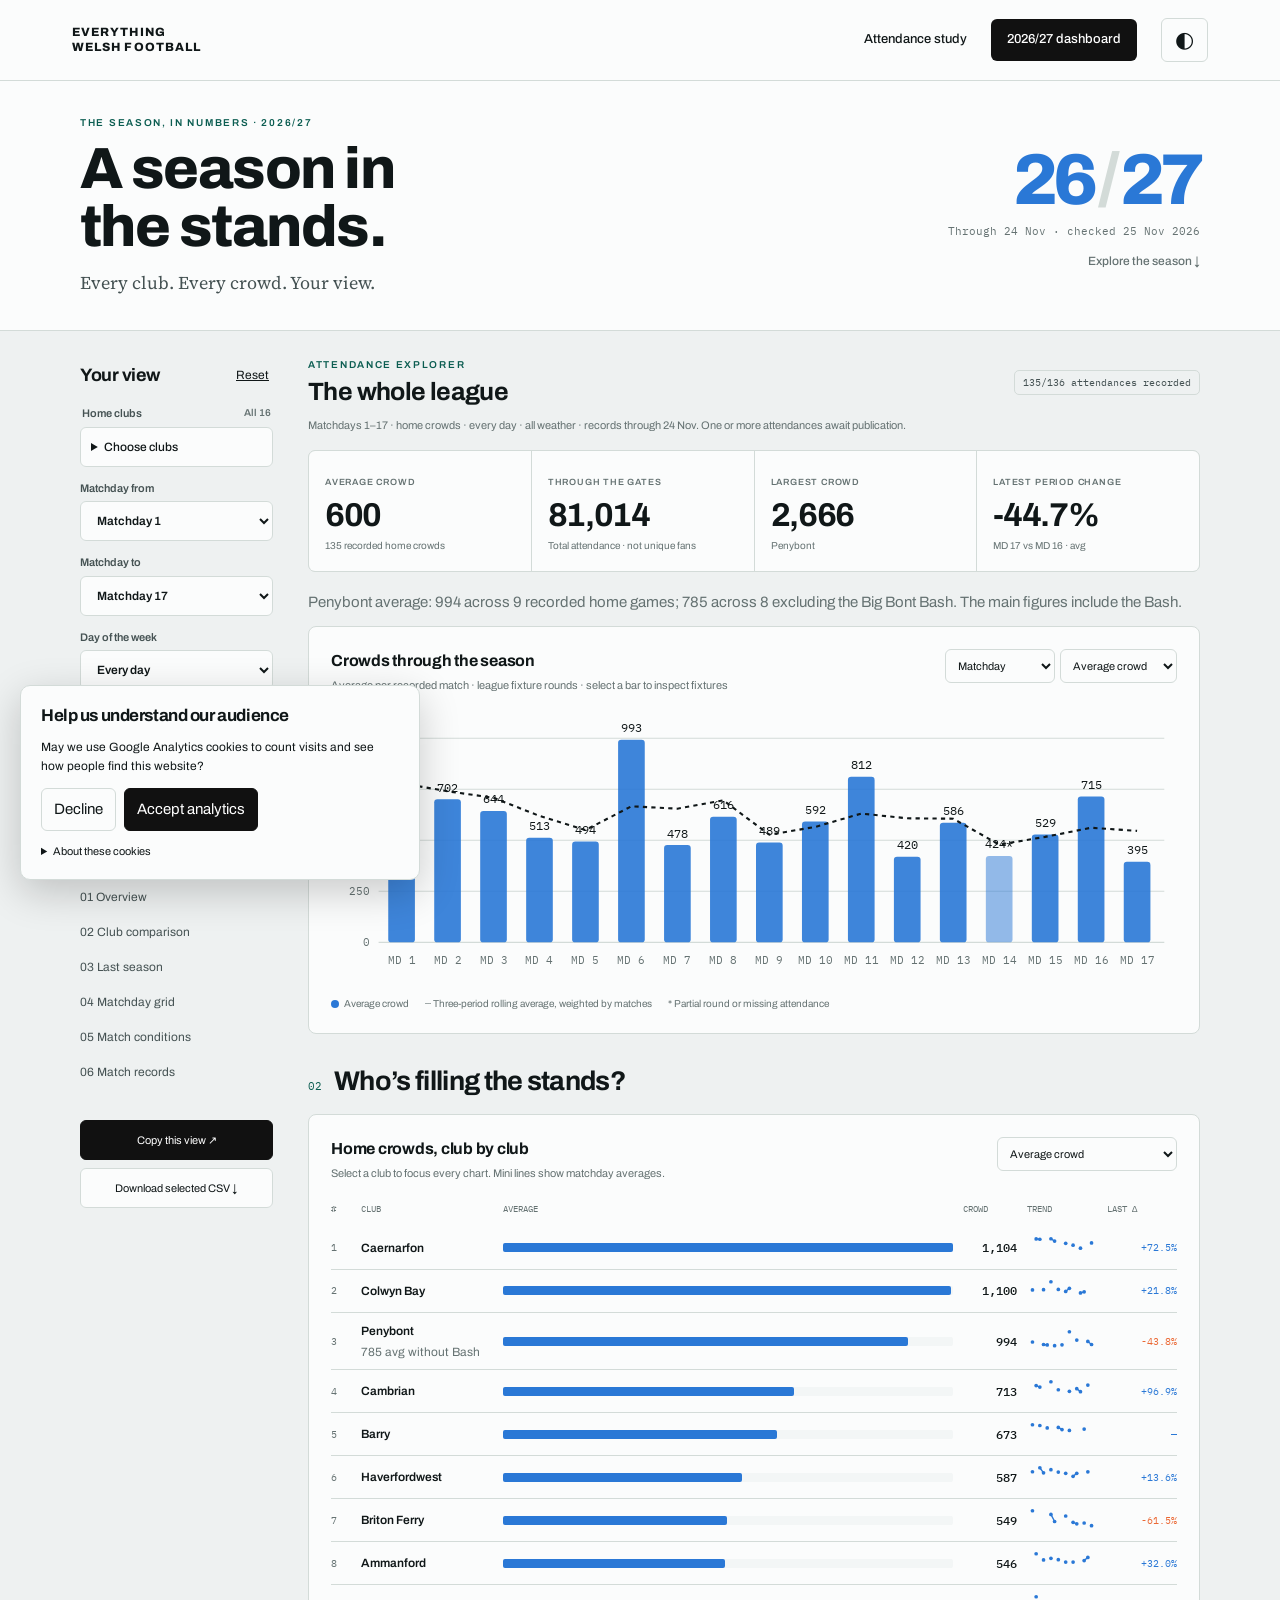
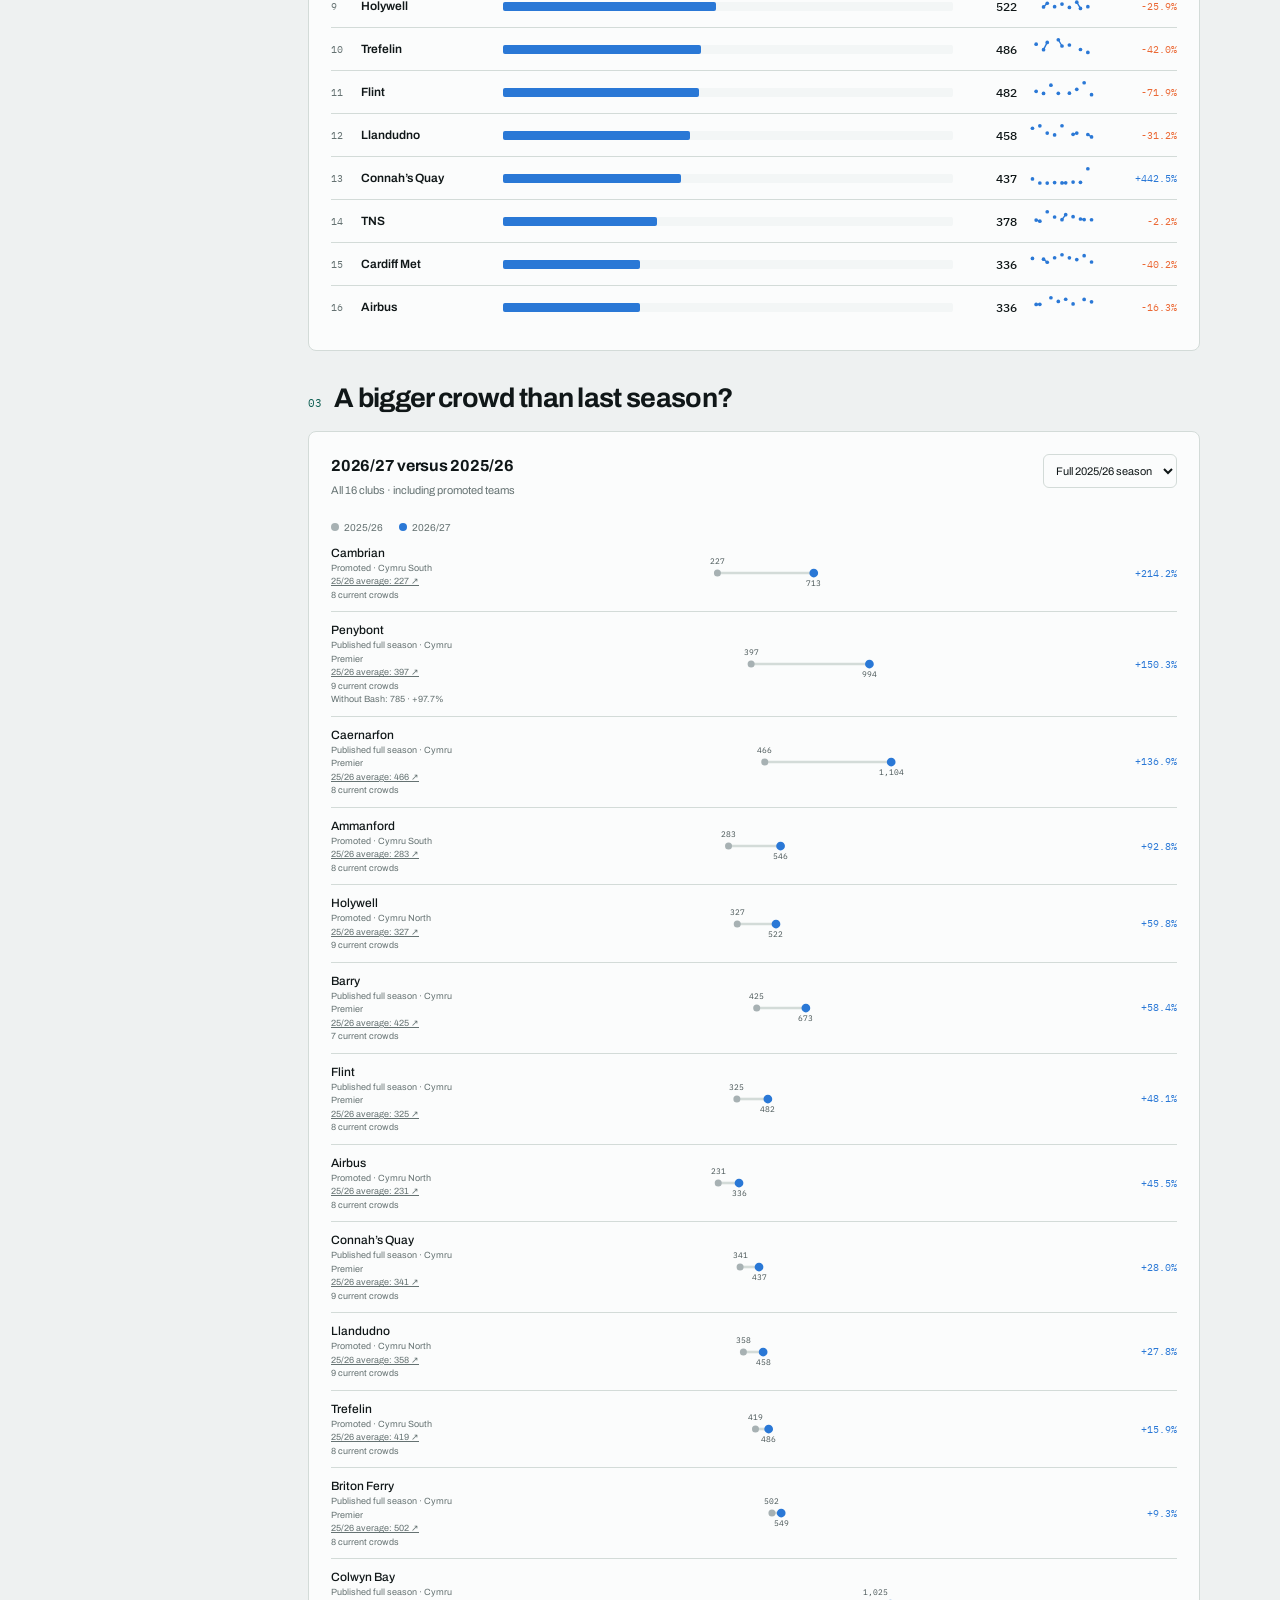
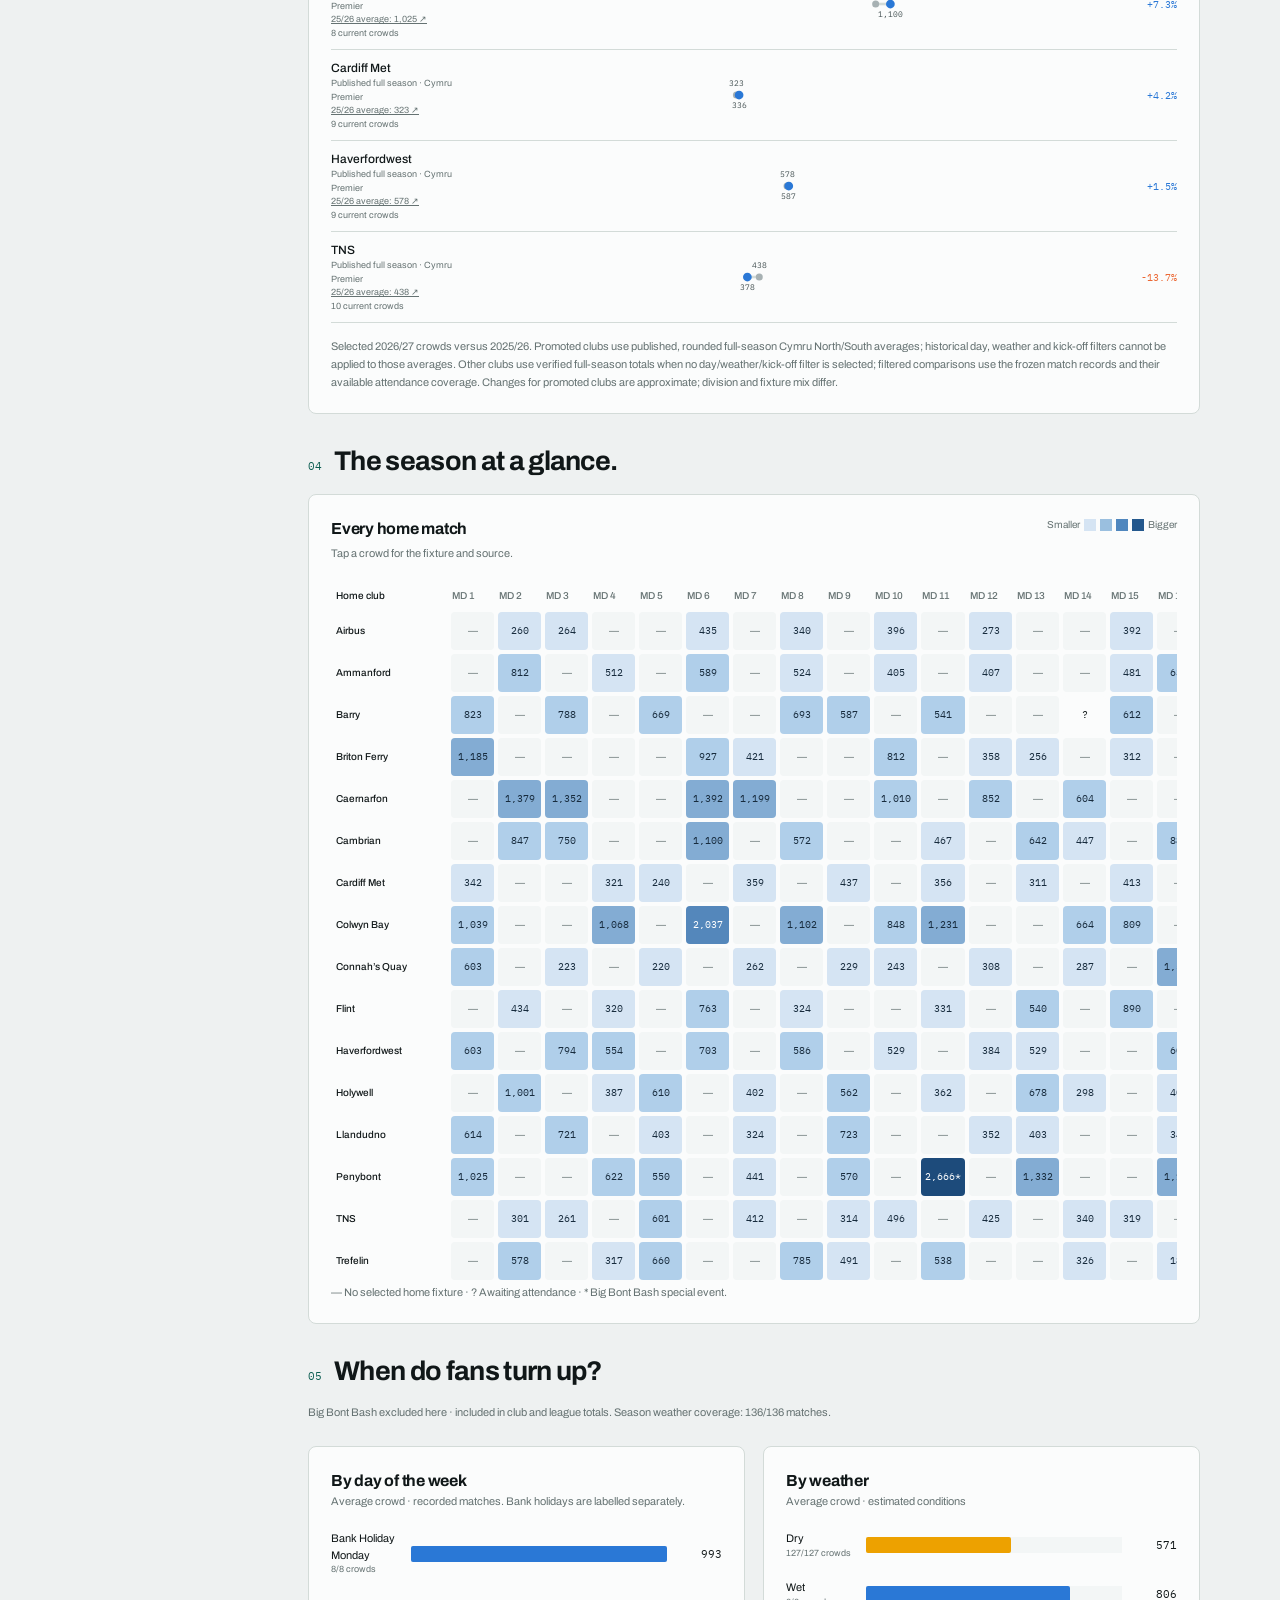
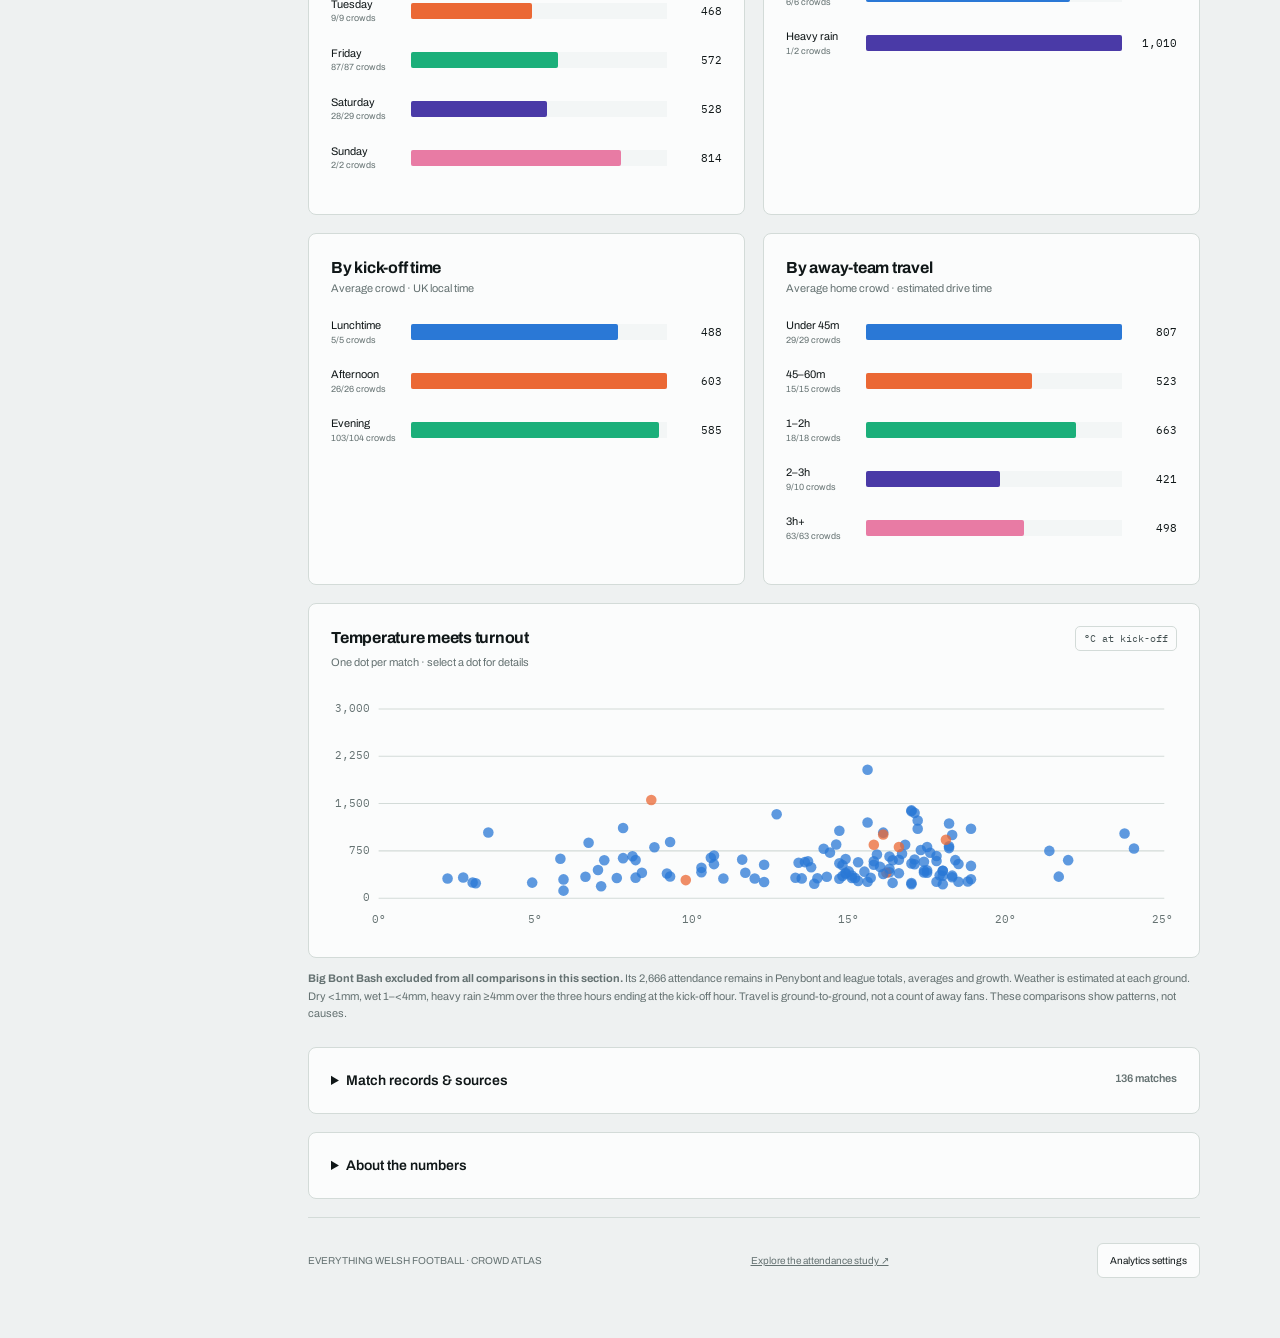
<file: 2026-27/index.html>
<!doctype html>
<html lang="en" data-theme="light"><head><meta charset="utf-8"><meta name="viewport" content="width=device-width,initial-scale=1">
<title>2026/27 Attendance Dashboard | Cymru Premier Crowd Atlas</title><meta name="description" content="Explore Cymru Premier 2026/27 attendances by club, matchday, week, kick-off and weather. Interactive charts with sourced match records.">
<link rel="preconnect" href="https://fonts.googleapis.com"><link rel="preconnect" href="https://fonts.gstatic.com" crossorigin><link href="https://fonts.googleapis.com/css2?family=Archivo:wght@400;500;600;700;800&family=Source+Serif+4:opsz,wght@8..60,400;8..60,600&family=IBM+Plex+Mono:wght@400;500;600&display=swap" rel="stylesheet"><link rel="stylesheet" href="dashboard.css?v=20260920-bankholiday"><link rel="stylesheet" href="/site-navigation.css"><script src="/site-navigation.js" defer></script><script type="module" src="app.mjs?v=20261103-refresh"></script></head>
<body><a class="skip" href="#dashboard">Skip to charts</a>
<!-- Shared website navigation -->
<div class="site-header"><div class="site-header-inner">
<a class="site-brand" href="/" aria-label="Everything Welsh Football home">EVERYTHING <span>WELSH FOOTBALL</span></a>
<button class="site-menu-toggle" aria-expanded="false" aria-controls="site-navigation">Menu <span aria-hidden="true">☰</span></button>
<nav id="site-navigation" class="site-navigation" aria-label="Main navigation">
<a href="/">Attendance study</a><a href="/2026-27/" aria-current="page">2026/27 dashboard</a>
</nav><button class="site-theme" aria-label="Switch colour theme" title="Switch colour theme">◐</button>
</div></div>
<header class="masthead">
<div class="hero wrap"><div><p class="eyebrow">THE SEASON, IN NUMBERS · 2026/27</p><h1>A season in<br>the stands.</h1><p class="standfirst">Every club. Every crowd. Your view.</p></div><div class="season-stamp"><strong>26<span>/</span>27</strong><span id="updated">Loading match records…</span><a href="#match-grid">Explore the season ↓</a></div></div></header>
<div class="layout wrap"><aside class="rail"><div class="rail-heading"><h2>Your view</h2><button id="reset" class="text-button">Reset</button></div>
<fieldset id="teams"><legend>Home clubs <span id="team-count">All 16</span></legend><details id="club-picker"><summary>Choose clubs</summary><div id="club-options"></div></details></fieldset>
<label>Matchday from<select id="from" aria-label="First matchday"></select></label><label>Matchday to<select id="to" aria-label="Last matchday"></select></label>
<label>Day of the week<select id="day"><option value="all">Every day</option><option>Monday</option><option>Tuesday</option><option>Wednesday</option><option>Thursday</option><option>Friday</option><option>Saturday</option><option>Sunday</option></select></label>
<label>Weather<select id="weather"><option value="all">All conditions</option> <option>Dry</option><option>Wet</option><option>Heavy rain</option><option>Unknown</option></select></label>
<label>Kick-off<select id="slot"><option value="all">Any time</option><option>Lunchtime</option><option>Afternoon</option><option>Evening</option></select></label>
<nav class="section-nav" aria-label="Charts"><a href="#dashboard">01 Overview</a><a href="#club-chart">02 Club comparison</a><a href="#growth">03 Last season</a><a href="#match-grid">04 Matchday grid</a><a href="#conditions">05 Match conditions</a><a href="#records">06 Match records</a></nav>
<button id="share" class="primary">Copy this view ↗</button><button id="download">Download selected CSV ↓</button><span id="action-status" role="status"></span></aside>
<main id="dashboard"><div id="load-error" role="alert" hidden>Match data could not load. <button onclick="location.reload()">Try again</button> <a href="matches.csv">Download the season CSV</a></div><noscript><p>Enable JavaScript to explore the charts, or <a href="matches.csv">download the season data</a>.</p></noscript>
<div class="view-heading"><div><p class="eyebrow">ATTENDANCE EXPLORER</p><h2 id="view-title">The whole league</h2></div><span id="coverage" class="badge">Loading…</span></div><p id="selection-note" class="note" role="status" aria-live="polite"></p>
<div class="stats" id="stats"></div><p class="note" id="penybont-average-note" aria-live="polite"></p><p class="note" id="pending-fixture"></p>
<section class="plate" id="trend"><div class="chart-head"><div><h3>Crowds through the season</h3><p class="note" id="trend-caption"></p></div><div class="chart-controls"><label class="sr-only" for="period">Group by</label><select id="period"><option value="round">Matchday</option><option value="week">Calendar week</option></select><label class="sr-only" for="metric">Attendance measure</label><select id="metric"><option value="average">Average crowd</option><option value="total">Total attendance</option></select></div></div><div id="trend-chart" class="chart"></div><div id="trend-key" class="legend"></div></section>
<section id="club-chart"><div class="section-title"><span class="sec-num">02</span><h2>Who’s filling the stands?</h2></div><div class="plate"><div class="chart-head"><div><h3>Home crowds, club by club</h3><p class="note">Select a club to focus every chart. Mini lines show matchday averages.</p></div><select id="rank-sort" aria-label="Rank clubs by"><option value="average">Average crowd</option><option value="total">Total attendance</option><option value="change">Previous home match change</option></select></div><div id="ranking"></div></div></section>
<section id="growth"><div class="section-title"><span class="sec-num">03</span><h2>A bigger crowd than last season?</h2></div><div class="plate"><div class="chart-head"><div><h3>2026/27 versus 2025/26</h3><p class="note" id="growth-coverage">All 16 clubs · including promoted teams</p></div><select id="baseline" aria-label="Last season comparison"><option value="matched">Same matchdays</option><option value="full">Full 2025/26 season</option></select></div><div class="legend"><span><i class="dot muted"></i>2025/26</span><span><i class="dot"></i>2026/27</span></div><div id="growth-chart"></div><p id="growth-note" class="note"></p></div></section>
<section id="match-grid"><div class="section-title"><span class="sec-num">04</span><h2>The season at a glance.</h2></div><div class="plate"><div class="chart-head"><div><h3>Every home match</h3><p class="note">Tap a crowd for the fixture and source.</p></div><div class="legend heat-legend"><span>Smaller</span><i></i><i></i><i></i><i></i><span>Bigger</span></div></div><div id="heatmap" class="scroll-table"></div><p class="note">— No selected home fixture · ? Awaiting attendance · * Big Bont Bash special event.</p></div></section>
<section id="conditions"><div class="section-title"><span class="sec-num">05</span><h2>When do fans turn up?</h2></div><p class="note">Big Bont Bash excluded here · included in club and league totals. <span id="weather-coverage"></span></p><div class="grid2"><div class="plate"><h3>By day of the week</h3><p class="note">Average crowd · recorded matches. Bank holidays are labelled separately.</p><div id="day-chart"></div></div><div class="plate"><h3>By weather</h3><p class="note">Average crowd · estimated conditions</p><div id="weather-chart"></div></div><div class="plate"><h3>By kick-off time</h3><p class="note">Average crowd · UK local time</p><div id="slot-chart"></div></div><div class="plate"><h3>By away-team travel</h3><p class="note">Average home crowd · estimated drive time</p><div id="travel-chart"></div></div><div class="plate scatter"><div class="chart-head"><div><h3>Temperature meets turnout</h3><p class="note">One dot per match · select a dot for details</p></div><span class="badge">°C at kick-off</span></div><div id="scatter-chart" class="chart"></div></div></div><p class="note"><strong>Big Bont Bash excluded from all comparisons in this section.</strong> Its 2,666 attendance remains in Penybont and league totals, averages and growth. Weather is estimated at each ground. Dry &lt;1mm, wet 1–&lt;4mm, heavy rain ≥4mm over the three hours ending at the kick-off hour. Travel is ground-to-ground, not a count of away fans. These comparisons show patterns, not causes.</p></section>
<section id="records"><details class="plate"><summary>Match records &amp; sources <span id="record-count"></span></summary><div id="match-table" class="scroll-table"></div></details><details class="plate methods"><summary>About the numbers</summary><p>Attendances are published match figures, not unique people. Missing figures stay missing. Every average uses only recorded attendances; totals are sums, never estimates.</p><p>Home-club filters describe crowds at that club’s ground. Opponent names do not imply a count of travelling supporters. Calendar weeks run Monday–Sunday in UK time; matchdays follow the league rounds.</p><p>Growth compares averages, not sums. Period changes compare adjacent selected periods using the same filters. Incomplete attendance coverage is marked. Unfiltered full-season comparisons use Transfermarkt’s published 2025/26 totals (16 home games per club); filtered comparisons use the frozen match records, which have missing figures and source differences; same-matchday comparisons use the selected round range. Promoted clubs use published full-season Cymru North/South home averages from Transfermarkt. These rounded aggregates cannot be filtered by historical matchday, day, weather or kick-off; their percentage changes are approximate. The same-matchday view does not substitute full-season averages.</p><p><span id="audit-summary"></span> Temperature and wind use the kick-off hour in UK local time; rainfall sums the three hourly observations ending at that hour. These are modelled estimates, not stadium measurements. Connah’s Quay uses Essity Stadium (Flint) coordinates, matching its published match venues. Cambrian uses the existing ground postcode location because the match source omits its venue. Travel uses the existing routing matrix, matched to the current home grounds; distances and times are estimates, not live traffic or supporter journeys. Charts and downloads recalculate from the verified match records whenever the dataset is rebuilt.</p><p><a href="https://www.footballwebpages.co.uk/cymru-premier/fixtures-results" target="_blank" rel="noopener">Football Web Pages</a> · <a href="https://clwbpeldroed.org/2026/11/01/cymru-leagues-attendace-cotober-30-31/" target="_blank" rel="noopener">Y Clwb Pêl-droed attendance supplement</a> · <a href="https://faw.cymru/cymru-leagues/news/2026-27-novira-cymru-premier-phase-one-fixtures-released/" target="_blank" rel="noopener">FAW fixture rounds</a> · <a href="https://open-meteo.com/en/docs/historical-weather-api" target="_blank" rel="noopener">Open-Meteo</a> · <a href="matches.csv">Season CSV</a></p><p>Independent analysis. Attendance data is sourced from published third-party records; this is not an official FAW statistics dashboard.</p></details></section>
<footer><span>EVERYTHING WELSH FOOTBALL · CROWD ATLAS</span><a href="../">Explore the attendance study ↗</a><button id="analytics-settings">Analytics settings</button></footer></main></div>
<dialog id="match-dialog"><div class="dialog-head"><p class="eyebrow">MATCH DETAIL</p><button id="close-dialog" aria-label="Close match details">✕</button></div><div id="match-detail"></div></dialog>
<section id="analytics-consent" aria-labelledby="analytics-heading" hidden><h2 id="analytics-heading">Help us understand our audience</h2><p>May we use Google Analytics cookies to count visits and see how people find this website?</p><div class="choices"><button id="analytics-decline">Decline</button><button id="analytics-accept" class="primary">Accept analytics</button></div><details><summary>About these cookies</summary><p>If you accept, Google receives visit, device and referral information. Analytics cookies and your choice expire after six months. Advertising features are disabled. You can change your choice using Analytics settings. <a href="https://policies.google.com/technologies/partner-sites">How Google uses this information</a>.</p></details></section><script src="../analytics.js" defer></script>
</body></html>
</file>
<file: 2026-27/dashboard.css>
:root{color-scheme:light;--ground:#EEF1F1;--panel:#FBFCFC;--panel2:#F3F6F6;--ink:#101718;--ink2:#455253;--muted:#657272;--rule:#D3DBD8;--blue:#2a78d6;--teal:#1baf7a;--gold:#eda100;--purple:#4a3aa7;--pink:#e87ba4;--accent:#0B5D51;--blue-light:#D5E4F3;--orange:#eb6834;--maxw:1180px}*{box-sizing:border-box}html{scroll-behavior:smooth}body{margin:0;background:var(--ground);color:var(--ink);font:15px/1.5 Archivo,Arial,sans-serif;-webkit-font-smoothing:antialiased}a{color:inherit}button,select,summary{cursor:pointer}button,select{font:inherit;color:var(--ink);background:var(--panel);border:1px solid var(--rule);border-radius:6px;padding:9px 12px;min-height:40px}button:hover,select:hover{background:var(--panel2)}button.primary,nav a[aria-current]{background:#111;color:#fff;border-color:#111}button[aria-pressed=true]{background:#111;color:white}button:disabled{opacity:.5;cursor:default}button:focus-visible,a:focus-visible,select:focus-visible,summary:focus-visible,input:focus-visible{outline:3px solid #448ad0;outline-offset:3px}h1,h2,h3,p{margin:0}h2{font-size:27px;line-height:1.18;letter-spacing:-.025em}h3{font-size:16px;letter-spacing:-.015em}strong,.num,svg text,td{font-variant-numeric:tabular-nums}.wrap{max-width:var(--maxw);margin:auto;padding-left:30px;padding-right:30px}.masthead{background:var(--panel);border-bottom:1px solid var(--rule)}.topbar{display:flex;align-items:center;justify-content:space-between;gap:20px;padding-top:20px;padding-bottom:20px;border-bottom:1px solid var(--rule)}.brand{font-size:12px;font-weight:800;letter-spacing:.07em;text-decoration:none}.brand span{display:block;font:10px 'IBM Plex Mono',monospace;color:var(--muted);margin-top:3px}.topbar nav{display:flex;gap:8px;align-items:center}.topbar nav a{font-size:12px;text-decoration:none;padding:9px 13px;border-radius:5px}.topbar button{padding:3px 12px;font-size:22px}.hero{display:flex;justify-content:space-between;align-items:center;padding-top:36px;padding-bottom:34px}.eyebrow{font:600 10px Archivo,sans-serif;letter-spacing:.17em;color:var(--muted);margin-bottom:12px}h1{font-size:clamp(40px,5.3vw,66px);line-height:.99;letter-spacing:-.045em;font-weight:800}.standfirst{font:18px/1.5 'Source Serif 4',Georgia,serif;color:var(--ink2);margin-top:14px}.season-stamp{text-align:right;display:flex;flex-direction:column;gap:10px;font:11px 'IBM Plex Mono',monospace;color:var(--muted)}.season-stamp strong{font:800 72px/.95 Archivo,sans-serif;letter-spacing:-.07em;color:var(--ink)}.season-stamp strong span{color:var(--rule);padding:0 5px}.season-stamp a{font:500 12px Archivo,sans-serif;text-decoration:none;margin-top:6px}.layout{display:grid;grid-template-columns:196px minmax(0,1fr);gap:32px;padding-top:28px;padding-bottom:36px}.rail{position:sticky;top:16px;align-self:start;max-height:calc(100vh - 30px);overflow:auto;padding-right:3px}.rail-heading{display:flex;justify-content:space-between;align-items:center;margin-bottom:14px}.rail h2{font-size:18px}.text-button{border:0;padding:4px;background:none;font-size:12px;text-decoration:underline;min-height:32px}.rail label,.rail legend{display:block;font-size:11px;font-weight:600;color:var(--ink2);margin-top:13px}.rail select{width:100%;font-size:12px;margin-top:5px}.rail fieldset{padding:0;border:0;margin:0}.rail legend{width:100%;margin:0 0 5px}.rail legend span{float:right;color:var(--muted);font-size:10px}.rail details{background:var(--panel);border:1px solid var(--rule);border-radius:6px;padding:10px;font-size:12px}.rail summary{font-weight:500}.rail #club-options{max-height:270px;overflow:auto;padding-top:6px}.rail #club-options label{display:flex;align-items:center;gap:6px;margin:6px 0;font-weight:400;font-size:12px;min-height:27px}.rail input{accent-color:#111}.section-nav{margin:24px 0;display:grid;gap:3px;border-top:1px solid var(--rule);padding-top:17px}.section-nav a{font-size:12px;padding:7px 0;text-decoration:none;color:var(--ink2)}.rail>button{width:100%;margin-top:8px;font-size:11px}.rail #action-status{font-size:11px;display:block;margin-top:7px}main{min-width:0}.view-heading{display:flex;align-items:center;justify-content:space-between;gap:12px}.view-heading h2{font-size:25px}.view-heading .eyebrow{margin-bottom:7px}.badge{display:inline-block;border:1px solid var(--rule);border-radius:5px;padding:5px 8px;font:10px 'IBM Plex Mono',monospace;color:var(--ink2);white-space:nowrap}.note{font-size:11px;color:var(--muted);line-height:1.6}.view-heading+.note{margin:10px 0 16px}.stats{display:grid;grid-template-columns:repeat(4,1fr);gap:1px;background:var(--rule);border:1px solid var(--rule);border-radius:7px;overflow:hidden;margin-bottom:18px}.stat{padding:18px 16px;background:var(--panel)}.stat .label{font-size:9px;font-weight:600;letter-spacing:.09em;text-transform:uppercase;color:var(--muted)}.stat strong{display:block;font-size:33px;letter-spacing:-.04em;line-height:1.4;font-weight:700}.stat small{font-size:10px;color:var(--muted);display:block}.plate{background:var(--panel);border:1px solid var(--rule);border-radius:8px;padding:22px;margin-bottom:18px}section{scroll-margin-top:20px}.chart-head{display:flex;justify-content:space-between;gap:12px;align-items:flex-start;margin-bottom:20px}.chart-head .note{margin-top:4px}.chart-controls{display:flex;gap:5px}.chart-head select{font-size:11px;min-height:34px;padding:7px 8px}.section-title{display:flex;gap:12px;align-items:baseline;margin:32px 0 16px}.sec-num{font:11px 'IBM Plex Mono',monospace;color:var(--muted)}.chart svg{width:100%;height:auto;display:block;overflow:visible}.chart svg text{font-family:'IBM Plex Mono',monospace;font-size:10px;fill:var(--muted)}.chart svg .grid{stroke:var(--rule);stroke-width:1}.chart svg .value{fill:var(--ink);font-size:11px}.chart svg [data-match],.chart svg [data-period]{cursor:pointer}.chart svg [data-match]:hover,.chart svg [data-period]:hover{opacity:.65}.legend{display:flex;align-items:center;gap:16px;flex-wrap:wrap;font-size:10px;color:var(--muted);margin-top:12px}.legend span{display:flex;gap:5px;align-items:center}.dot{width:8px;height:8px;border-radius:50%;background:var(--blue);display:inline-block}.dot.muted{background:#A7B1B3}.ranking-head,.ranking-row{display:grid;grid-template-columns:20px 132px minmax(50px,1fr) 54px 70px 70px;gap:10px;align-items:center}.ranking-head{font:9px 'IBM Plex Mono',monospace;text-transform:uppercase;color:var(--muted);margin-bottom:12px}.ranking-row{width:100%;padding:9px 0;border:0;border-radius:0;background:none;text-align:left;min-height:40px}.ranking-row+.ranking-row{border-top:1px solid var(--rule)}.ranking-row .rank{color:var(--muted);font:10px 'IBM Plex Mono',monospace}.ranking-row .club{font-weight:600;font-size:12px}.ranking-row .bar-track{height:9px;background:var(--panel2);border-radius:2px}.bar{height:100%;background:var(--blue);border-radius:2px;min-width:1px}.ranking-row .value{font:500 12px 'IBM Plex Mono',monospace;text-align:right}.spark{width:70px;height:24px}.change{font:10px 'IBM Plex Mono',monospace;text-align:right}.up{color:var(--blue)}.down{color:var(--orange)}.growth-row{display:grid;grid-template-columns:130px 1fr 70px;gap:12px;align-items:center;padding:9px 0;border-bottom:1px solid var(--rule)}.growth-name{font-size:12px;font-weight:500}.growth-name small{display:block;font-size:9px;font-weight:400;color:var(--muted)}.dumbbell{height:28px;width:100%;overflow:visible}.dumbbell text{font:9px 'IBM Plex Mono',monospace;fill:var(--ink2)}#growth-note{margin-top:15px}.scroll-table{overflow:auto;max-width:100%}table{border-collapse:separate;border-spacing:4px;width:100%;font-size:11px}th{text-align:left;font-weight:500;font-size:10px;color:var(--muted)}.heat-table th:first-child{min-width:112px;color:var(--ink);font-weight:500}.heat-table td{padding:0;text-align:center;min-width:43px}.heat-table button{border:0;padding:9px 4px;min-height:38px;border-radius:4px;width:100%;font:10px 'IBM Plex Mono',monospace}.heat-table td.empty{background:var(--panel2);color:var(--muted);border-radius:4px;font-size:10px}.heat-legend{gap:4px;margin:0}.heat-legend i{width:12px;height:12px;background:#d5e4f3}.heat-legend i:nth-of-type(2){background:#9abfdf}.heat-legend i:nth-of-type(3){background:#5087be}.heat-legend i:nth-of-type(4){background:#24588d}.grid2{display:grid;grid-template-columns:repeat(2,minmax(0,1fr));gap:18px}.grid2 .plate{margin:0;min-width:0}.small-bars{margin-top:20px}.small-bar{display:grid;grid-template-columns:70px 1fr 45px;align-items:center;gap:10px;margin-bottom:19px;font-size:11px}.small-bar .bar-track{height:16px;background:var(--panel2)}.small-bar small{display:block;color:var(--muted);font-size:9px}.small-bar strong{font:11px 'IBM Plex Mono',monospace;text-align:right}.scatter{margin-top:18px;grid-column:1/-1}#conditions>.note{margin:12px 0 24px}.empty-state{padding:45px 20px;text-align:center;color:var(--muted);font-size:13px}.plate summary{font-size:14px;font-weight:600}.plate summary span{font-size:11px;color:var(--muted);float:right}.methods p{font:14px/1.7 'Source Serif 4',Georgia,serif;color:var(--ink2);max-width:75ch;margin-top:14px}#match-table{max-height:450px;margin-top:18px}#match-table table{border-spacing:0;white-space:nowrap}#match-table th,#match-table td{padding:10px;border-bottom:1px solid var(--rule)}#match-table th{position:sticky;top:0;background:var(--panel)}#match-table button{min-height:30px;padding:4px 8px;font-size:11px}footer{display:flex;gap:16px;align-items:center;flex-wrap:wrap;justify-content:space-between;font-size:10px;color:var(--muted);padding:25px 0;border-top:1px solid var(--rule)}footer button{font-size:10px;min-height:32px}.sr-only{position:absolute;width:1px;height:1px;overflow:hidden;clip:rect(0,0,0,0)}.skip{position:absolute;top:-60px;left:20px;background:var(--ink);color:var(--panel);padding:12px;z-index:100}.skip:focus{top:10px}dialog{max-width:460px;width:calc(100vw - 36px);padding:26px;border:1px solid var(--rule);border-radius:10px;background:var(--panel);color:var(--ink);box-shadow:0 20px 100px #0004}dialog::backdrop{background:#10171899}.dialog-head{display:flex;justify-content:space-between;align-items:center}.dialog-head .eyebrow{margin:0}#match-detail h2{margin:24px 0 10px;font-size:26px}#match-detail .crowd{font:700 56px Archivo,sans-serif;letter-spacing:-.04em;margin:18px 0}#match-detail dl{display:grid;grid-template-columns:1fr 1fr;gap:12px;font-size:13px}#match-detail dd{margin:0;text-align:right}#match-detail dt{color:var(--muted)}#match-detail a{display:inline-block;margin-top:18px}#analytics-consent{position:fixed;bottom:20px;left:20px;width:min(400px,calc(100vw - 40px));z-index:100;padding:20px;border:1px solid var(--rule);border-radius:10px;background:var(--panel);box-shadow:0 12px 40px #0003}#analytics-consent h2{font-size:17px}#analytics-consent p{font-size:12px;line-height:1.6;margin:12px 0}#analytics-consent .choices{display:flex;gap:8px}#analytics-consent details{font-size:11px;margin-top:12px}[hidden]{display:none!important}
:root[data-theme=dark]{color-scheme:dark;--ground:#0D1213;--panel:#141B1C;--panel2:#202B2D;--ink:#F2F6F6;--ink2:#C3CFCF;--muted:#92A1A2;--rule:#2A3536;--blue:#70A8E1;--blue-light:#233D56;--orange:#E89B7D}.ranking-row:hover{background:var(--panel2)}
@media(max-width:1050px){.wrap{padding-left:22px;padding-right:22px}.layout{gap:22px;grid-template-columns:178px minmax(0,1fr)}.ranking-head,.ranking-row{grid-template-columns:16px 108px minmax(35px,1fr) 44px 60px;gap:7px}.ranking-row .spark,.ranking-head .spark-label{display:none}.chart-head{flex-wrap:wrap}.stat{padding:15px 11px}.stat strong{font-size:28px}.growth-row{grid-template-columns:105px 1fr 58px}}
@media(max-width:760px){.layout{grid-template-columns:1fr;padding-top:20px}.rail{position:static;max-height:none;display:grid;grid-template-columns:1fr 1fr;gap:10px;padding:0}.rail-heading{grid-column:1/-1;margin:0}.rail fieldset{grid-column:1/-1}.rail label{margin:0}.rail .section-nav{grid-column:1/-1;display:flex;gap:12px;overflow:auto;white-space:nowrap;margin:8px 0;padding-top:10px}.rail>button{margin:0}.rail #action-status{grid-column:1/-1}.hero{padding-top:28px;padding-bottom:28px}.season-stamp strong{font-size:48px}.season-stamp{max-width:140px;font-size:9px}.season-stamp a{font-size:11px}.topbar{align-items:flex-start;gap:10px}.topbar nav{gap:3px;flex-wrap:wrap;justify-content:flex-end}.topbar nav a{font-size:10px;padding:8px}.brand{font-size:10px;min-width:110px}.topbar button{font-size:18px;min-height:31px}.view-heading{align-items:flex-start}.view-heading h2{font-size:23px}.badge{font-size:9px;white-space:normal}.stats{grid-template-columns:repeat(2,1fr)}.stat strong{font-size:34px}.plate{padding:17px}.section-title h2{font-size:24px}.chart{overflow:auto}.chart svg{min-width:500px}.scatter svg{min-width:440px}.grid2{grid-template-columns:minmax(0,1fr)}.ranking-head,.ranking-row{grid-template-columns:15px 100px minmax(30px,1fr) 43px 60px;font-size:10px}.ranking-row .club{font-size:11px}.ranking-row .value{font-size:11px}.growth-row{grid-template-columns:95px 1fr 56px;gap:7px}.growth-name{font-size:11px}.growth-row .change{font-size:9px}.season-stamp>span{line-height:1.6}.chart-head select{font-size:10px}.wrap{padding-left:16px;padding-right:16px}#growth-chart{overflow:auto}.growth-row{min-width:0;grid-template-columns:95px minmax(0,1fr) 60px}.growth-row .change{white-space:nowrap}footer{font-size:9px}}
@media(prefers-reduced-motion:reduce){html{scroll-behavior:auto}}@media print{.rail,.topbar nav,#analytics-consent,footer button{display:none}.layout{display:block}.plate{break-inside:avoid}.chart svg{min-width:0}}

/* Match the study’s editorial typography and chart palette. */
.eyebrow,.sec-num{color:var(--accent)}.hero h1{font-size:clamp(34px,5.4vw,58px);letter-spacing:-.026em}.season-stamp strong{color:var(--blue)}:root[data-theme=dark]{--accent:#4FBBA6;--teal:#199e70;--gold:#c98500;--purple:#9085e9;--pink:#d55181}

.ranking-row .club small{display:block;font-size:12px;font-weight:400;line-height:1.4;margin-top:4px}
#penybont-average-note,#pending-fixture{margin:12px 0;font-size:15px;line-height:1.6}
</file>
<file: site-navigation.css>
/* Shared site shell. All study content styles remain untouched. */
.site-header{background:var(--panel,#FBFCFC);border-bottom:1px solid var(--rule,#D3DBDB);font-family:Archivo,Arial,sans-serif;color:var(--ink,#101718)}
.site-header-inner{max-width:1180px;margin:auto;padding:18px 22px;display:flex;align-items:center;gap:24px;min-height:80px}
.site-brand{font:800 12px/1.3 Archivo,Arial,sans-serif;letter-spacing:.09em;text-decoration:none;color:inherit;flex-shrink:0}.site-brand span{display:block}
.site-navigation{display:flex;gap:8px;margin-left:auto;align-items:center}.site-navigation a{display:block;color:inherit;text-decoration:none;font-size:13px;font-weight:500;padding:11px 16px;border-radius:6px;white-space:nowrap}.site-navigation a:hover{background:var(--panel2,var(--panel-2,#F3F6F6))}.site-navigation a[aria-current=page]{background:#111;color:#fff}
.site-theme,.site-menu-toggle{font-family:Archivo,Arial,sans-serif;border:1px solid var(--rule,#D3DBDB);border-radius:6px;background:var(--panel,#FBFCFC);color:inherit;cursor:pointer;min-height:44px;padding:8px 13px;line-height:1.2}.site-theme{font-size:22px;min-width:44px}.site-menu-toggle{display:none;font-size:13px}.site-header :focus-visible{outline:3px solid #2a78d6;outline-offset:3px}
@media(max-width:640px){.site-header-inner{padding:14px 16px;gap:10px;flex-wrap:wrap;min-height:72px}.site-brand{font-size:11px;margin-right:auto}.site-menu-toggle{display:flex;align-items:center;gap:12px}.site-navigation{display:none;order:4;width:100%;margin:0;flex-direction:column;align-items:stretch;padding-top:6px}.site-header.menu-open .site-navigation{display:flex}.site-navigation a{padding:13px 14px}.site-theme{padding:8px;min-width:44px}}
@media print{.site-header{display:none}}
</file>
